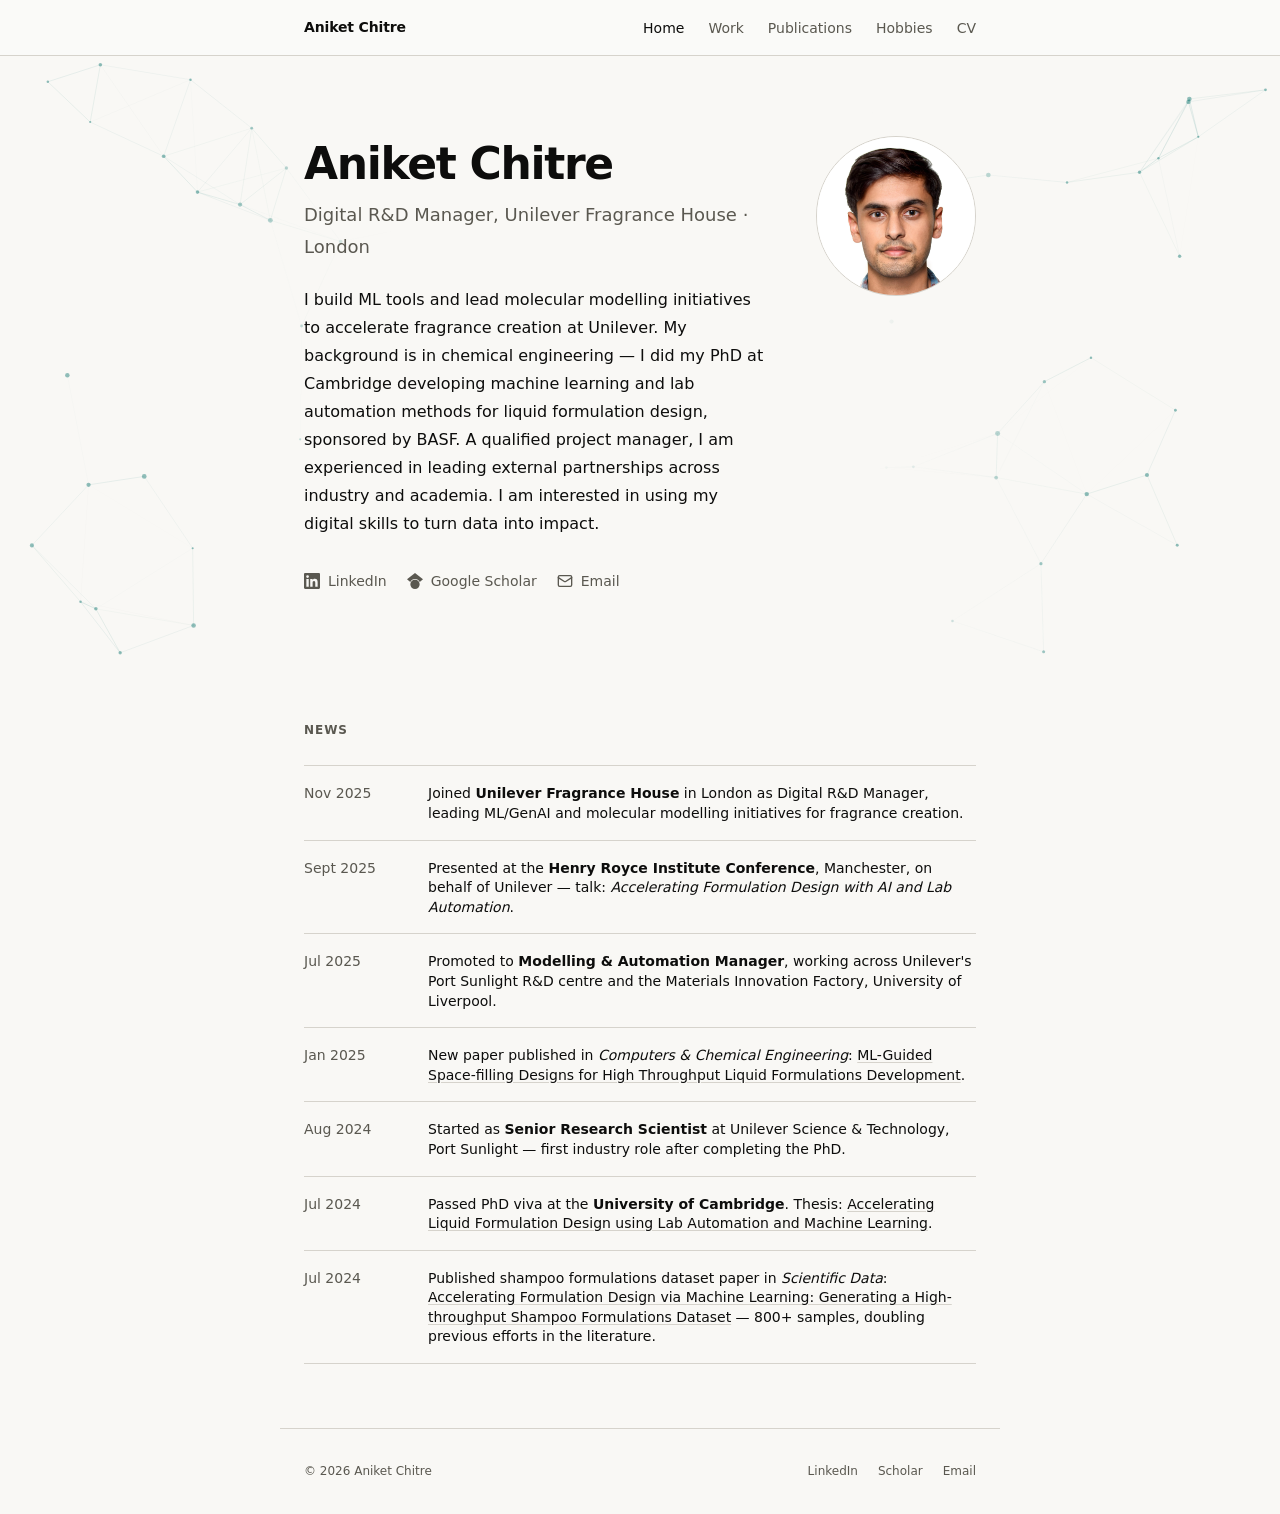
<file: index.html>
<!DOCTYPE html>
<html lang="en">
<head>
  <meta charset="UTF-8" />
  <meta name="viewport" content="width=device-width, initial-scale=1.0" />
  <meta name="description" content="Dr. Aniket Chitre — Digital R&D Manager at Unilever Fragrance House. ML for formulation design, lab automation, applied data science in FMCG R&D." />
  <title>Aniket Chitre</title>
  <link rel="stylesheet" href="style.css" />
</head>
<body>

  <!-- Navigation -->
  <nav class="nav">
    <div class="nav__inner">
      <a href="index.html" class="nav__logo">Aniket Chitre</a>
      <button class="nav__toggle" aria-label="Toggle navigation" aria-expanded="false">
        <span></span>
        <span></span>
        <span></span>
      </button>
      <ul class="nav__links" role="list">
        <li><a href="index.html"        class="nav__link nav__link--active">Home</a></li>
        <li><a href="work.html"         class="nav__link">Work</a></li>
        <li><a href="publications.html" class="nav__link">Publications</a></li>
        <li><a href="hobbies.html"      class="nav__link">Hobbies</a></li>
        <li><a href="cv.html"           class="nav__link">CV</a></li>
      </ul>
    </div>
  </nav>

  <main>

    <!-- Hero -->
    <section class="hero">
      <canvas id="particle-canvas" class="hero__canvas" aria-hidden="true"></canvas>
      <div class="container">
      <div class="hero__inner">

        <div class="hero__text">
          <h1 class="hero__name">Aniket Chitre</h1>
          <p class="hero__title">Digital R&amp;D Manager, Unilever Fragrance House · London</p>
          <p class="hero__bio">
            I build ML tools and lead molecular modelling initiatives to accelerate fragrance creation at Unilever.
            My background is in chemical engineering — I did my PhD at Cambridge developing machine learning
            and lab automation methods for liquid formulation design, sponsored by BASF.
            A qualified project manager, I am experienced in leading external partnerships across industry and academia.
            I am interested in using my digital skills to turn data into impact.
          </p>

          <nav class="social-links" aria-label="Social links">
            <a href="https://www.linkedin.com/in/aniket-chitre/" class="social-link" target="_blank" rel="noopener noreferrer">
              <svg viewBox="0 0 24 24" fill="currentColor" aria-hidden="true">
                <path d="M20.447 20.452h-3.554v-5.569c0-1.328-.027-3.037-1.852-3.037-1.853 0-2.136 1.445-2.136 2.939v5.667H9.351V9h3.414v1.561h.046c.477-.9 1.637-1.85 3.37-1.85 3.601 0 4.267 2.37 4.267 5.455v6.286zM5.337 7.433a2.062 2.062 0 0 1-2.063-2.065 2.064 2.064 0 1 1 2.063 2.065zm1.782 13.019H3.555V9h3.564v11.452zM22.225 0H1.771C.792 0 0 .774 0 1.729v20.542C0 23.227.792 24 1.771 24h20.451C23.2 24 24 23.227 24 22.271V1.729C24 .774 23.2 0 22.222 0h.003z"/>
              </svg>
              LinkedIn
            </a>
            <a href="https://scholar.google.com/citations?user=DelMN4oAAAAJ&hl=en" class="social-link" target="_blank" rel="noopener noreferrer">
              <svg viewBox="0 0 24 24" fill="currentColor" aria-hidden="true">
                <path d="M12 24a7 7 0 1 1 0-14 7 7 0 0 1 0 14zm0-24L0 9.5l4.838 3.94A8 8 0 0 1 12 9a8 8 0 0 1 7.162 4.44L24 9.5z"/>
              </svg>
              Google Scholar
            </a>
            <a href="mailto:ac2349@cantab.ac.uk" class="social-link">
              <svg viewBox="0 0 24 24" fill="none" stroke="currentColor" stroke-width="2" stroke-linecap="round" stroke-linejoin="round" aria-hidden="true">
                <rect x="2" y="4" width="20" height="16" rx="2"/>
                <path d="m22 7-8.97 5.7a1.94 1.94 0 0 1-2.06 0L2 7"/>
              </svg>
              Email
            </a>
          </nav>
        </div>

        <img
          src="images/AniketChitre-Headshot.jpeg"
          alt="Aniket Chitre"
          class="hero__photo"
          width="160"
          height="160"
        />

      </div>
      </div>
    </section>

    <!-- News -->
    <section class="page-section container">
      <p class="section-label">News</p>
      <ol class="news-list" role="list">
        <li class="news-item">
          <span class="news-date">Nov 2025</span>
          <span class="news-text">Joined <strong>Unilever Fragrance House</strong> in London as Digital R&amp;D Manager, leading ML/GenAI and molecular modelling initiatives for fragrance creation.</span>
        </li>
        <li class="news-item">
          <span class="news-date">Sept 2025</span>
          <span class="news-text">Presented at the <strong>Henry Royce Institute Conference</strong>, Manchester, on behalf of Unilever — talk: <em>Accelerating Formulation Design with AI and Lab Automation</em>.</span>
        </li>
        <li class="news-item">
          <span class="news-date">Jul 2025</span>
          <span class="news-text">Promoted to <strong>Modelling &amp; Automation Manager</strong>, working across Unilever's Port Sunlight R&amp;D centre and the Materials Innovation Factory, University of Liverpool.</span>
        </li>
        <li class="news-item">
          <span class="news-date">Jan 2025</span>
          <span class="news-text">New paper published in <em>Computers &amp; Chemical Engineering</em>: <a href="https://doi.org/10.1016/j.compchemeng.2025.109007" target="_blank" rel="noopener noreferrer">ML-Guided Space-filling Designs for High Throughput Liquid Formulations Development</a>.</span>
        </li>
        <li class="news-item">
          <span class="news-date">Aug 2024</span>
          <span class="news-text">Started as <strong>Senior Research Scientist</strong> at Unilever Science &amp; Technology, Port Sunlight — first industry role after completing the PhD.</span>
        </li>
        <li class="news-item">
          <span class="news-date">Jul 2024</span>
          <span class="news-text">Passed PhD viva at the <strong>University of Cambridge</strong>. Thesis: <a href="https://www.repository.cam.ac.uk/handle/1810/376242" target="_blank" rel="noopener noreferrer">Accelerating Liquid Formulation Design using Lab Automation and Machine Learning</a>.</span>
        </li>
        <li class="news-item">
          <span class="news-date">Jul 2024</span>
          <span class="news-text">Published shampoo formulations dataset paper in <em>Scientific Data</em>: <a href="https://www.nature.com/articles/s41597-024-03573-w" target="_blank" rel="noopener noreferrer">Accelerating Formulation Design via Machine Learning: Generating a High-throughput Shampoo Formulations Dataset</a> — 800+ samples, doubling previous efforts in the literature.</span>
        </li>
      </ol>
    </section>

  </main>

  <!-- Footer -->
  <footer class="footer container">
    <div class="footer__inner">
      <p class="footer__copy">&copy; 2026 Aniket Chitre</p>
      <nav class="footer__links" aria-label="Footer links">
        <a href="https://www.linkedin.com/in/aniket-chitre/" class="footer__link" target="_blank" rel="noopener noreferrer">LinkedIn</a>
        <a href="https://scholar.google.com/citations?user=DelMN4oAAAAJ&hl=en" class="footer__link" target="_blank" rel="noopener noreferrer">Scholar</a>
        <a href="mailto:ac2349@cantab.ac.uk" class="footer__link">Email</a>
      </nav>
    </div>
  </footer>

  <script src="particles.js"></script>
  <script>
    const toggle = document.querySelector('.nav__toggle');
    const links  = document.querySelector('.nav__links');
    toggle.addEventListener('click', () => {
      const open = links.classList.toggle('nav__links--open');
      toggle.setAttribute('aria-expanded', open);
    });
  </script>

</body>
</html>
</file>
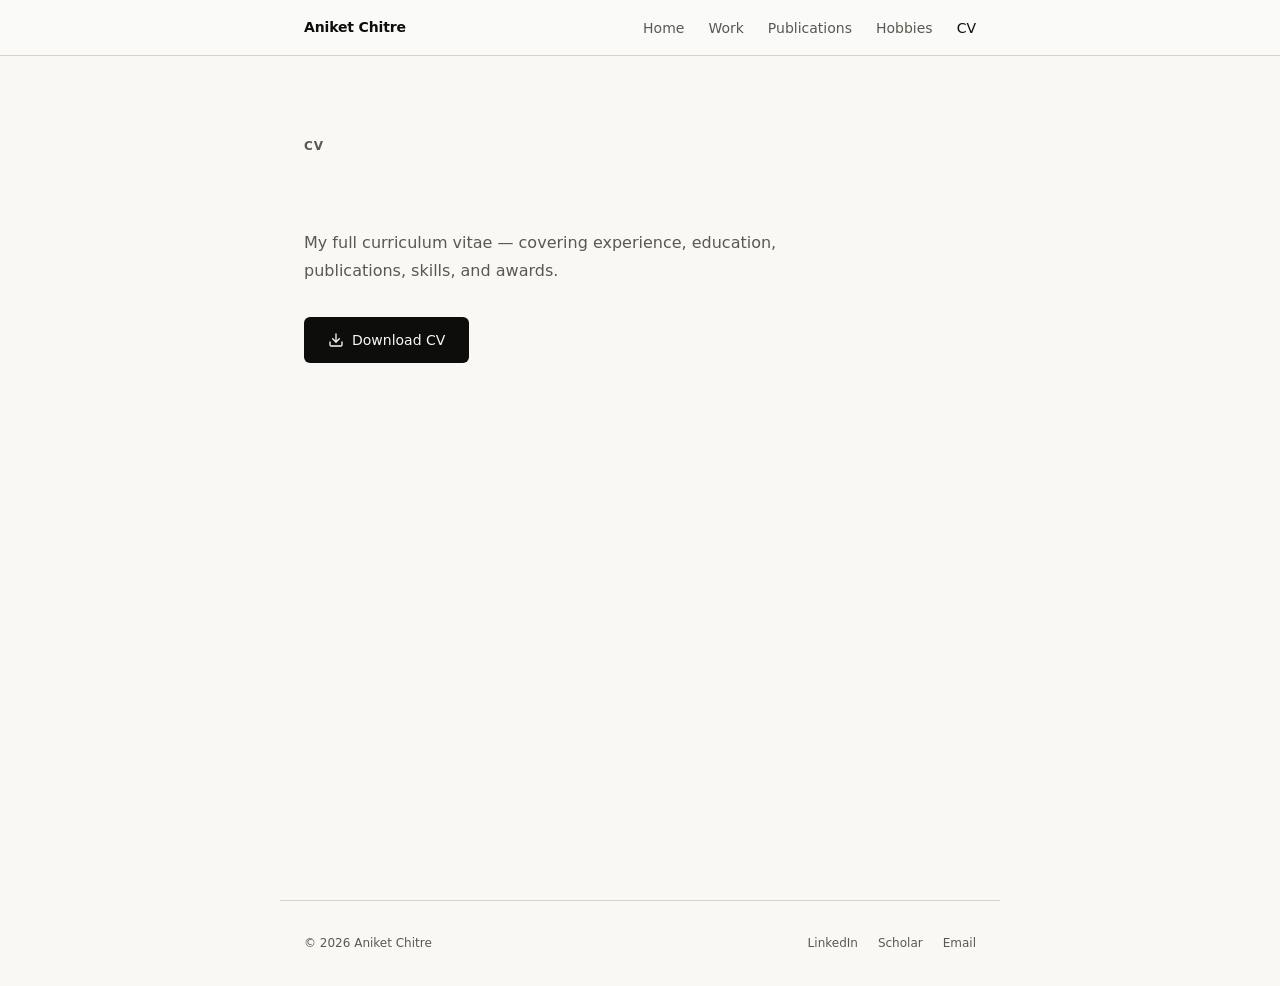
<file: cv.html>
<!DOCTYPE html>
<html lang="en">
<head>
  <meta charset="UTF-8" />
  <meta name="viewport" content="width=device-width, initial-scale=1.0" />
  <meta name="description" content="CV — Aniket Chitre." />
  <title>CV — Aniket Chitre</title>
  <link rel="stylesheet" href="style.css" />
</head>
<body>

  <!-- Navigation -->
  <nav class="nav">
    <div class="nav__inner">
      <a href="index.html" class="nav__logo">Aniket Chitre</a>
      <button class="nav__toggle" aria-label="Toggle navigation" aria-expanded="false">
        <span></span>
        <span></span>
        <span></span>
      </button>
      <ul class="nav__links" role="list">
        <li><a href="index.html"        class="nav__link">Home</a></li>
        <li><a href="work.html"         class="nav__link">Work</a></li>
        <li><a href="publications.html" class="nav__link">Publications</a></li>
        <li><a href="hobbies.html"      class="nav__link">Hobbies</a></li>
        <li><a href="cv.html"           class="nav__link nav__link--active">CV</a></li>
      </ul>
    </div>
  </nav>

  <main>
    <section class="container cv-page">
      <p class="section-label">CV</p>
      <p style="max-width: 480px; line-height: var(--leading-relaxed); color: var(--color-muted);">
        My full curriculum vitae — covering experience, education, publications, skills, and awards.
      </p>
      <a href="images/AniketChitre_CV.pdf" class="btn btn--primary" download>
        <svg viewBox="0 0 24 24" fill="none" stroke="currentColor" stroke-width="2" stroke-linecap="round" stroke-linejoin="round" aria-hidden="true">
          <path d="M21 15v4a2 2 0 0 1-2 2H5a2 2 0 0 1-2-2v-4"/>
          <polyline points="7 10 12 15 17 10"/>
          <line x1="12" y1="15" x2="12" y2="3"/>
        </svg>
        Download CV
      </a>
    </section>
  </main>

  <!-- Footer -->
  <footer class="footer container">
    <div class="footer__inner">
      <p class="footer__copy">&copy; 2026 Aniket Chitre</p>
      <nav class="footer__links" aria-label="Footer links">
        <a href="https://www.linkedin.com/in/aniket-chitre/" class="footer__link" target="_blank" rel="noopener noreferrer">LinkedIn</a>
        <a href="https://scholar.google.com/citations?user=DelMN4oAAAAJ&hl=en" class="footer__link" target="_blank" rel="noopener noreferrer">Scholar</a>
        <a href="mailto:ac2349@cantab.ac.uk" class="footer__link">Email</a>
      </nav>
    </div>
  </footer>

  <script>
    const toggle = document.querySelector('.nav__toggle');
    const links  = document.querySelector('.nav__links');
    toggle.addEventListener('click', () => {
      const open = links.classList.toggle('nav__links--open');
      toggle.setAttribute('aria-expanded', open);
    });
  </script>

</body>
</html>
</file>
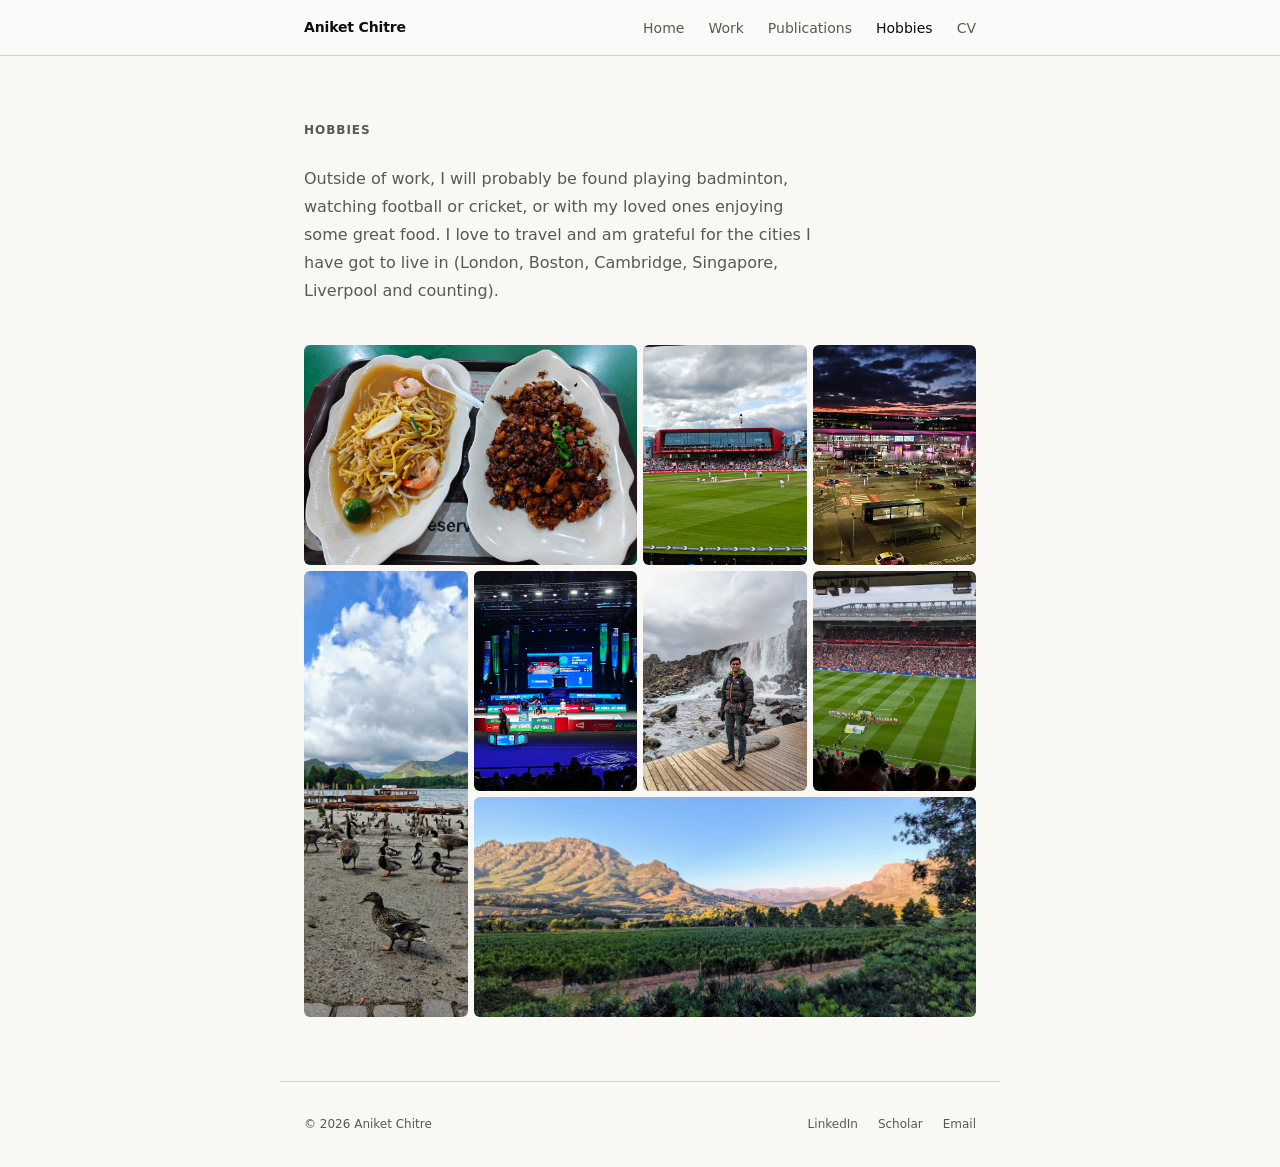
<file: hobbies.html>
<!DOCTYPE html>
<html lang="en">
<head>
  <meta charset="UTF-8" />
  <meta name="viewport" content="width=device-width, initial-scale=1.0" />
  <meta name="description" content="Hobbies — Aniket Chitre." />
  <title>Hobbies — Aniket Chitre</title>
  <link rel="stylesheet" href="style.css" />
</head>
<body>

  <!-- Navigation -->
  <nav class="nav">
    <div class="nav__inner">
      <a href="index.html" class="nav__logo">Aniket Chitre</a>
      <button class="nav__toggle" aria-label="Toggle navigation" aria-expanded="false">
        <span></span>
        <span></span>
        <span></span>
      </button>
      <ul class="nav__links" role="list">
        <li><a href="index.html"        class="nav__link">Home</a></li>
        <li><a href="work.html"         class="nav__link">Work</a></li>
        <li><a href="publications.html" class="nav__link">Publications</a></li>
        <li><a href="hobbies.html"      class="nav__link nav__link--active">Hobbies</a></li>
        <li><a href="cv.html"           class="nav__link">CV</a></li>
      </ul>
    </div>
  </nav>

  <main>
    <section class="page-section container">
      <p class="section-label">Hobbies</p>
      <p style="max-width: 520px; line-height: var(--leading-relaxed); color: var(--color-muted); margin-bottom: var(--space-10);">
        Outside of work, I will probably be found playing badminton, watching football or cricket,
        or with my loved ones enjoying some great food. I love to travel and am grateful for the
        cities I have got to live in (London, Boston, Cambridge, Singapore, Liverpool and counting).
      </p>

      <div class="collage" role="list" aria-label="Photo collage">
        <div class="collage__item">
          <img src="images/hobbies/IMG20250712135659.jpg"          alt="" loading="lazy" />
        </div>
        <div class="collage__item">
          <img src="images/hobbies/IMG20250726165251.jpg"          alt="" loading="lazy" />
        </div>
        <div class="collage__item">
          <img src="images/hobbies/IMG20251224164831.jpg"          alt="" loading="lazy" />
        </div>
        <div class="collage__item">
          <img src="images/hobbies/IMG20250525110640~2.jpg"        alt="" loading="lazy" />
        </div>
        <div class="collage__item">
          <img src="images/hobbies/IMG20260307120555.jpg"          alt="" loading="lazy" />
        </div>
        <div class="collage__item">
          <img src="images/hobbies/IMG_20240514_213215_502.jpg"    alt="" loading="lazy" />
        </div>
        <div class="collage__item">
          <img src="images/hobbies/PXL_20240825_152653994.jpg"     alt="" loading="lazy" />
        </div>
        <div class="collage__item">
          <img src="images/hobbies/PXL_20250306_164342723.MP~2.jpg" alt="" loading="lazy" />
        </div>
      </div>
    </section>
  </main>

  <!-- Footer -->
  <footer class="footer container">
    <div class="footer__inner">
      <p class="footer__copy">&copy; 2026 Aniket Chitre</p>
      <nav class="footer__links" aria-label="Footer links">
        <a href="https://www.linkedin.com/in/aniket-chitre/" class="footer__link" target="_blank" rel="noopener noreferrer">LinkedIn</a>
        <a href="https://scholar.google.com/citations?user=DelMN4oAAAAJ&hl=en" class="footer__link" target="_blank" rel="noopener noreferrer">Scholar</a>
        <a href="mailto:ac2349@cantab.ac.uk" class="footer__link">Email</a>
      </nav>
    </div>
  </footer>

  <script>
    const toggle = document.querySelector('.nav__toggle');
    const links  = document.querySelector('.nav__links');
    toggle.addEventListener('click', () => {
      const open = links.classList.toggle('nav__links--open');
      toggle.setAttribute('aria-expanded', open);
    });
  </script>

</body>
</html>
</file>
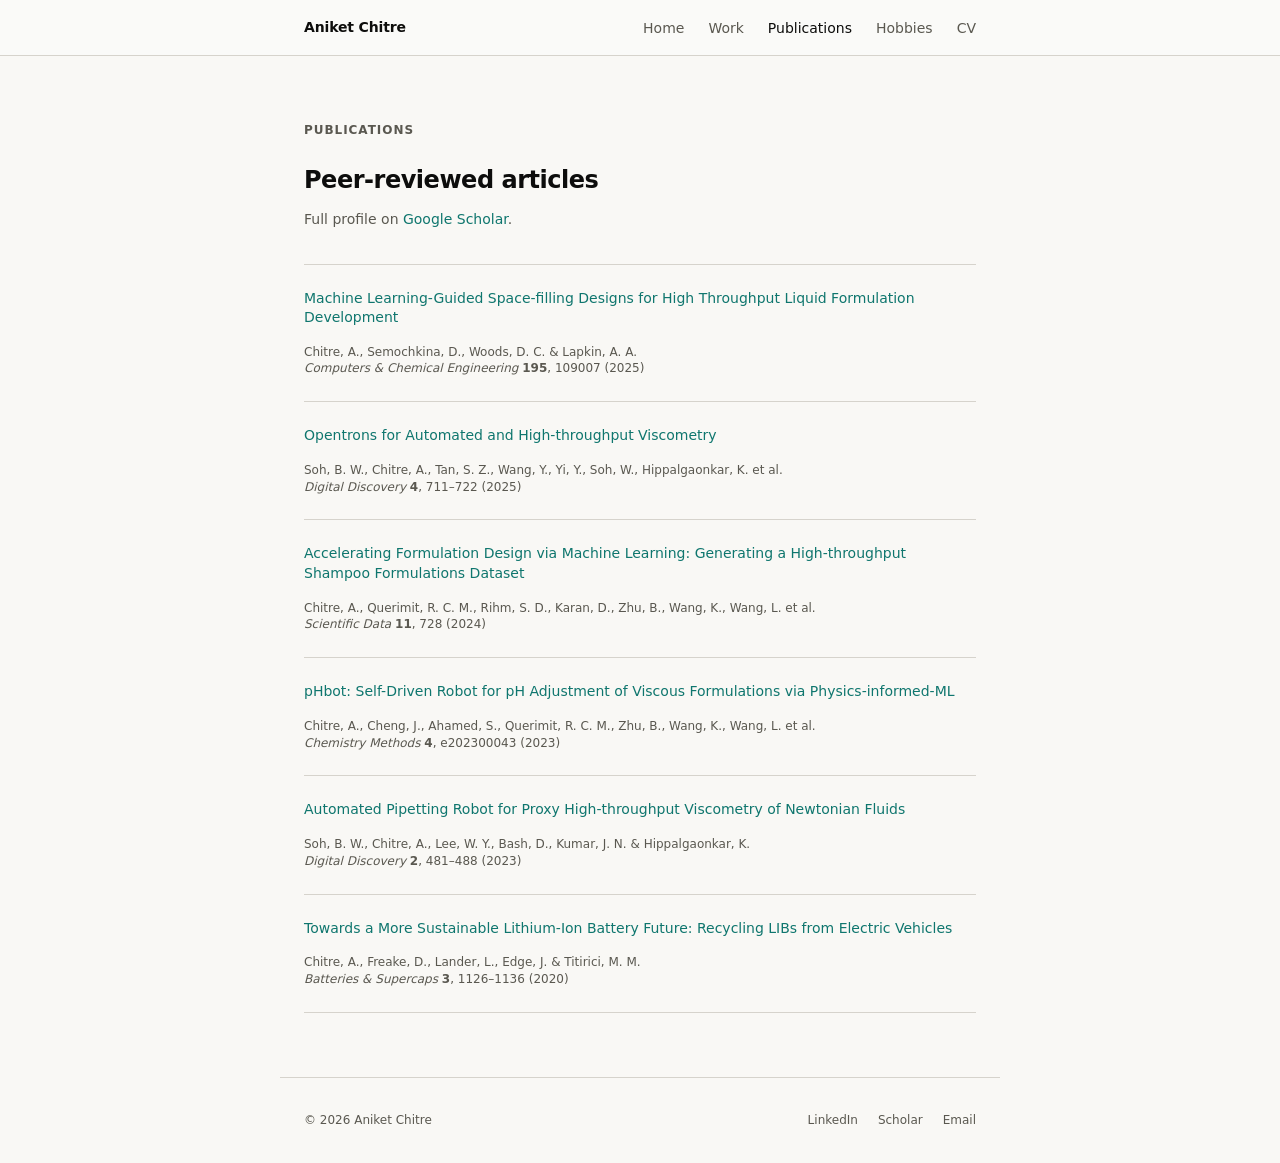
<file: publications.html>
<!DOCTYPE html>
<html lang="en">
<head>
  <meta charset="UTF-8" />
  <meta name="viewport" content="width=device-width, initial-scale=1.0" />
  <meta name="description" content="Publications — Aniket Chitre. Peer-reviewed articles on ML for formulation design, lab automation, and materials science." />
  <title>Publications — Aniket Chitre</title>
  <link rel="stylesheet" href="style.css" />
</head>
<body>

  <!-- Navigation -->
  <nav class="nav">
    <div class="nav__inner">
      <a href="index.html" class="nav__logo">Aniket Chitre</a>
      <button class="nav__toggle" aria-label="Toggle navigation" aria-expanded="false">
        <span></span>
        <span></span>
        <span></span>
      </button>
      <ul class="nav__links" role="list">
        <li><a href="index.html"        class="nav__link">Home</a></li>
        <li><a href="work.html"         class="nav__link">Work</a></li>
        <li><a href="publications.html" class="nav__link nav__link--active">Publications</a></li>
        <li><a href="hobbies.html"      class="nav__link">Hobbies</a></li>
        <li><a href="cv.html"           class="nav__link">CV</a></li>
      </ul>
    </div>
  </nav>

  <main>
    <section class="page-section container">

      <p class="section-label">Publications</p>
      <h2 style="font-size: var(--text-2xl); margin-bottom: var(--space-3);">Peer-reviewed articles</h2>
      <p class="text-muted text-sm" style="margin-bottom: var(--space-8);">
        Full profile on
        <a href="https://scholar.google.com/citations?user=DelMN4oAAAAJ&hl=en" target="_blank" rel="noopener noreferrer">Google Scholar</a>.
      </p>

      <ol class="pub-list" role="list">

        <li class="pub-item">
          <p class="pub-title">
            <a href="https://doi.org/10.1016/j.compchemeng.2025.109007" target="_blank" rel="noopener noreferrer">
              Machine Learning-Guided Space-filling Designs for High Throughput Liquid Formulation Development
            </a>
          </p>
          <p class="pub-meta">
            Chitre, A., Semochkina, D., Woods, D. C. &amp; Lapkin, A. A.<br>
            <em>Computers &amp; Chemical Engineering</em> <strong>195</strong>, 109007 (2025)
          </p>
        </li>

        <li class="pub-item">
          <p class="pub-title">
            <a href="https://doi.org/10.1039/D4DD00368C" target="_blank" rel="noopener noreferrer">
              Opentrons for Automated and High-throughput Viscometry
            </a>
          </p>
          <p class="pub-meta">
            Soh, B. W., Chitre, A., Tan, S. Z., Wang, Y., Yi, Y., Soh, W., Hippalgaonkar, K. et al.<br>
            <em>Digital Discovery</em> <strong>4</strong>, 711–722 (2025)
          </p>
        </li>

        <li class="pub-item">
          <p class="pub-title">
            <a href="https://www.nature.com/articles/s41597-024-03573-w" target="_blank" rel="noopener noreferrer">
              Accelerating Formulation Design via Machine Learning: Generating a High-throughput Shampoo Formulations Dataset
            </a>
          </p>
          <p class="pub-meta">
            Chitre, A., Querimit, R. C. M., Rihm, S. D., Karan, D., Zhu, B., Wang, K., Wang, L. et al.<br>
            <em>Scientific Data</em> <strong>11</strong>, 728 (2024)
          </p>
        </li>

        <li class="pub-item">
          <p class="pub-title">
            <a href="https://doi.org/10.1002/cmtd.202300043" target="_blank" rel="noopener noreferrer">
              pHbot: Self-Driven Robot for pH Adjustment of Viscous Formulations via Physics-informed-ML
            </a>
          </p>
          <p class="pub-meta">
            Chitre, A., Cheng, J., Ahamed, S., Querimit, R. C. M., Zhu, B., Wang, K., Wang, L. et al.<br>
            <em>Chemistry Methods</em> <strong>4</strong>, e202300043 (2023)
          </p>
        </li>

        <li class="pub-item">
          <p class="pub-title">
            <a href="https://doi.org/10.1039/D2DD00126H" target="_blank" rel="noopener noreferrer">
              Automated Pipetting Robot for Proxy High-throughput Viscometry of Newtonian Fluids
            </a>
          </p>
          <p class="pub-meta">
            Soh, B. W., Chitre, A., Lee, W. Y., Bash, D., Kumar, J. N. &amp; Hippalgaonkar, K.<br>
            <em>Digital Discovery</em> <strong>2</strong>, 481–488 (2023)
          </p>
        </li>

        <li class="pub-item">
          <p class="pub-title">
            <a href="https://doi.org/10.1002/batt.202000231" target="_blank" rel="noopener noreferrer">
              Towards a More Sustainable Lithium-Ion Battery Future: Recycling LIBs from Electric Vehicles
            </a>
          </p>
          <p class="pub-meta">
            Chitre, A., Freake, D., Lander, L., Edge, J. &amp; Titirici, M. M.<br>
            <em>Batteries &amp; Supercaps</em> <strong>3</strong>, 1126–1136 (2020)
          </p>
        </li>

      </ol>
    </section>
  </main>

  <!-- Footer -->
  <footer class="footer container">
    <div class="footer__inner">
      <p class="footer__copy">&copy; 2026 Aniket Chitre</p>
      <nav class="footer__links" aria-label="Footer links">
        <a href="https://www.linkedin.com/in/aniket-chitre/" class="footer__link" target="_blank" rel="noopener noreferrer">LinkedIn</a>
        <a href="https://scholar.google.com/citations?user=DelMN4oAAAAJ&hl=en" class="footer__link" target="_blank" rel="noopener noreferrer">Scholar</a>
        <a href="mailto:ac2349@cantab.ac.uk" class="footer__link">Email</a>
      </nav>
    </div>
  </footer>

  <script>
    const toggle = document.querySelector('.nav__toggle');
    const links  = document.querySelector('.nav__links');
    toggle.addEventListener('click', () => {
      const open = links.classList.toggle('nav__links--open');
      toggle.setAttribute('aria-expanded', open);
    });
  </script>

</body>
</html>
</file>
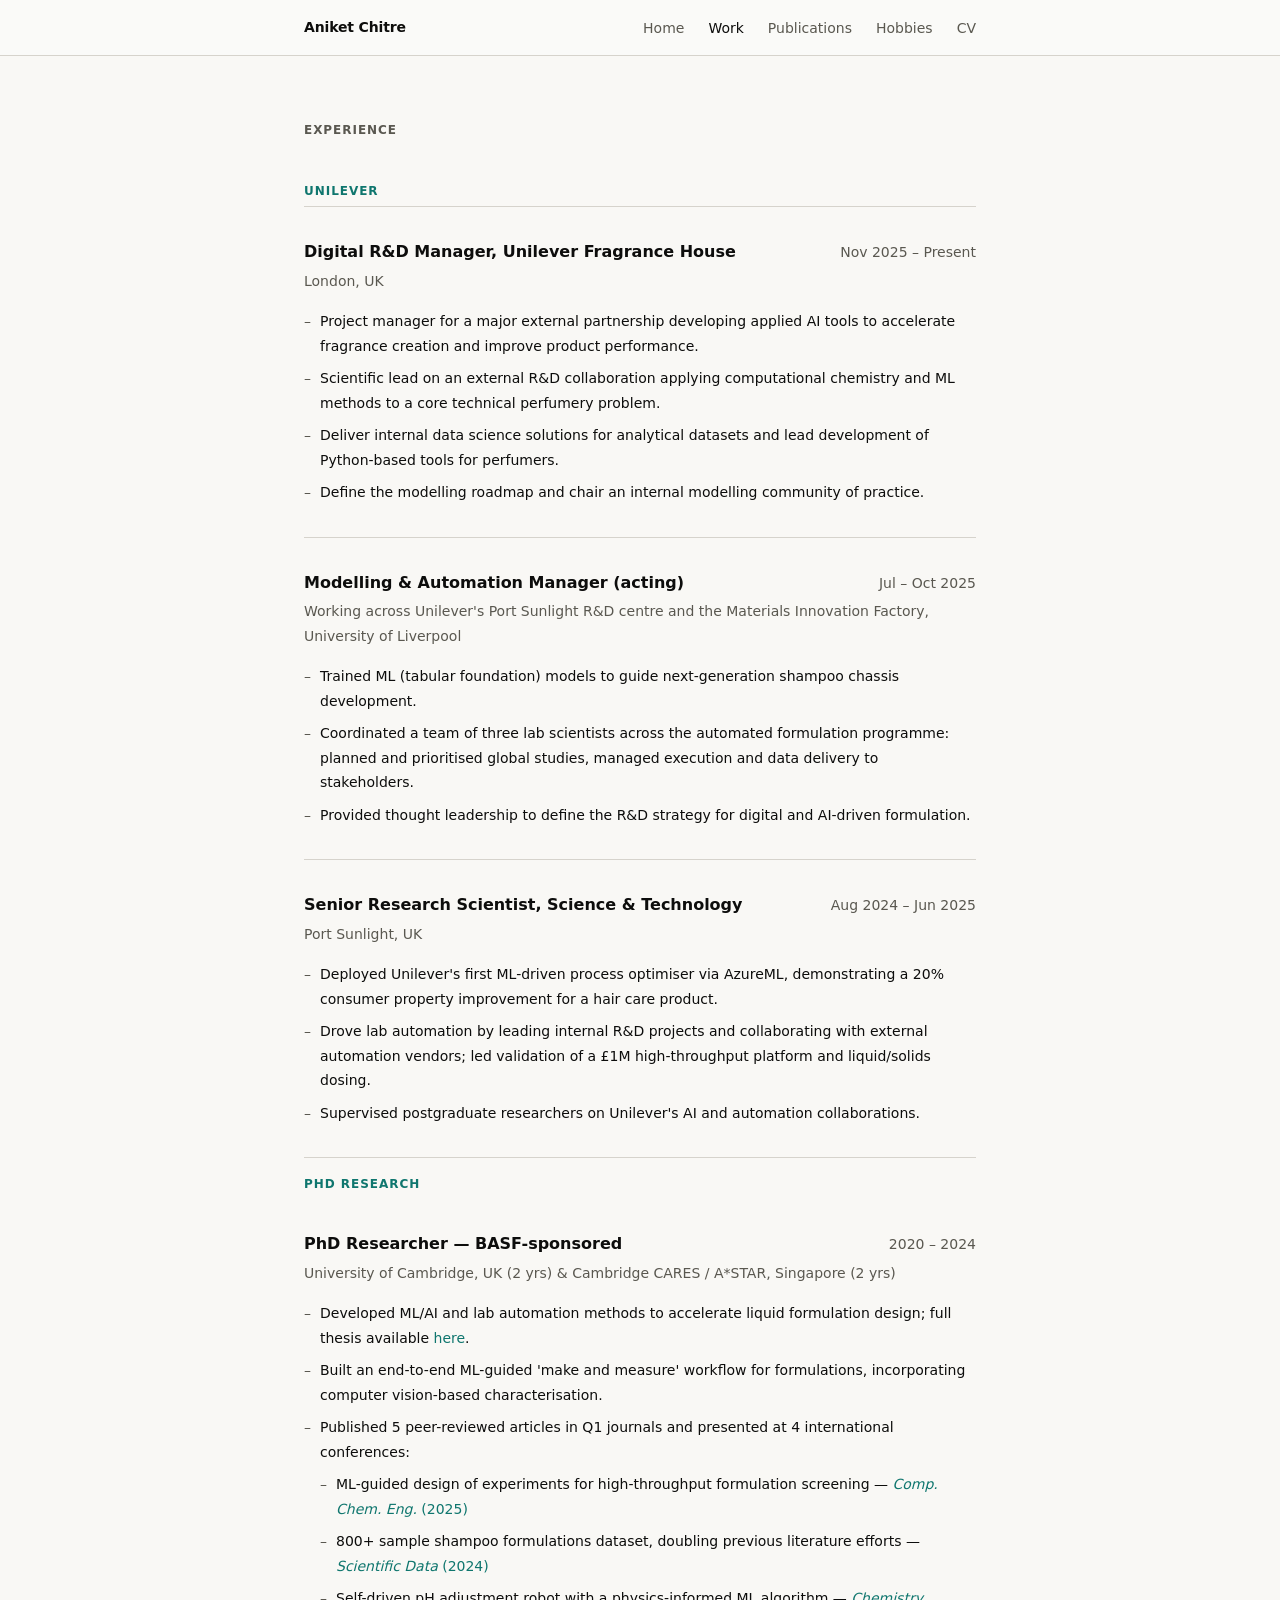
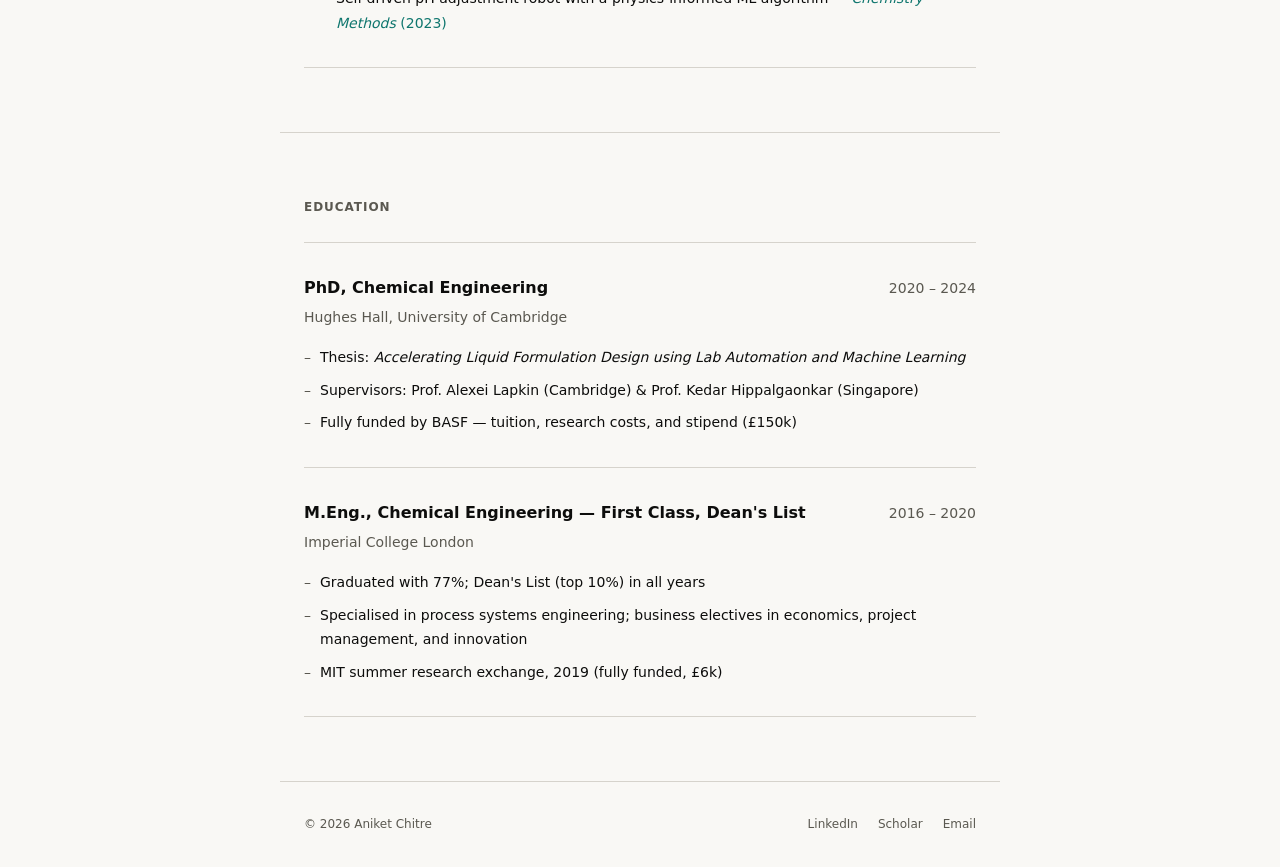
<file: work.html>
<!DOCTYPE html>
<html lang="en">
<head>
  <meta charset="UTF-8" />
  <meta name="viewport" content="width=device-width, initial-scale=1.0" />
  <meta name="description" content="Work & Research — Aniket Chitre. ML, lab automation, and data science in consumer goods R&D." />
  <title>Work — Aniket Chitre</title>
  <link rel="stylesheet" href="style.css" />
</head>
<body>

  <!-- Navigation -->
  <nav class="nav">
    <div class="nav__inner">
      <a href="index.html" class="nav__logo">Aniket Chitre</a>
      <button class="nav__toggle" aria-label="Toggle navigation" aria-expanded="false">
        <span></span>
        <span></span>
        <span></span>
      </button>
      <ul class="nav__links" role="list">
        <li><a href="index.html"        class="nav__link">Home</a></li>
        <li><a href="work.html"         class="nav__link nav__link--active">Work</a></li>
        <li><a href="publications.html" class="nav__link">Publications</a></li>
        <li><a href="hobbies.html"      class="nav__link">Hobbies</a></li>
        <li><a href="cv.html"           class="nav__link">CV</a></li>
      </ul>
    </div>
  </nav>

  <main>

    <!-- Experience -->
    <section class="page-section container">
      <p class="section-label">Experience</p>

      <!-- Unilever -->
      <p class="employer-name">Unilever</p>

      <div class="role">
        <div class="role__header">
          <span class="role__title">Digital R&amp;D Manager, Unilever Fragrance House</span>
          <span class="role__dates">Nov 2025 – Present</span>
        </div>
        <p class="role__org">London, UK</p>
        <ul class="role__bullets" role="list">
          <li>Project manager for a major external partnership developing applied AI tools to accelerate fragrance creation and improve product performance.</li>
          <li>Scientific lead on an external R&D collaboration applying computational chemistry and ML methods to a core technical perfumery problem.</li>
          <li>Deliver internal data science solutions for analytical datasets and lead development of Python-based tools for perfumers.</li>
          <li>Define the modelling roadmap and chair an internal modelling community of practice.</li>
        </ul>
      </div>

      <div class="role">
        <div class="role__header">
          <span class="role__title">Modelling &amp; Automation Manager (acting)</span>
          <span class="role__dates">Jul – Oct 2025</span>
        </div>
        <p class="role__org">Working across Unilever's Port Sunlight R&amp;D centre and the Materials Innovation Factory, University of Liverpool</p>
        <ul class="role__bullets" role="list">
          <li>Trained ML (tabular foundation) models to guide next-generation shampoo chassis development.</li>
          <li>Coordinated a team of three lab scientists across the automated formulation programme: planned and prioritised global studies, managed execution and data delivery to stakeholders.</li>
          <li>Provided thought leadership to define the R&amp;D strategy for digital and AI-driven formulation.</li>
        </ul>
      </div>

      <div class="role">
        <div class="role__header">
          <span class="role__title">Senior Research Scientist, Science &amp; Technology</span>
          <span class="role__dates">Aug 2024 – Jun 2025</span>
        </div>
        <p class="role__org">Port Sunlight, UK</p>
        <ul class="role__bullets" role="list">
          <li>Deployed Unilever's first ML-driven process optimiser via AzureML, demonstrating a 20% consumer property improvement for a hair care product.</li>
          <li>Drove lab automation by leading internal R&amp;D projects and collaborating with external automation vendors; led validation of a £1M high-throughput platform and liquid/solids dosing.</li>
          <li>Supervised postgraduate researchers on Unilever's AI and automation collaborations.</li>
        </ul>
      </div>

      <!-- PhD -->
      <p class="employer-name" style="margin-top: var(--space-4);">PhD Research</p>

      <div class="role">
        <div class="role__header">
          <span class="role__title">PhD Researcher — BASF-sponsored</span>
          <span class="role__dates">2020 – 2024</span>
        </div>
        <p class="role__org">University of Cambridge, UK (2 yrs) &amp; Cambridge CARES / A*STAR, Singapore (2 yrs)</p>
        <ul class="role__bullets" role="list">
          <li>Developed ML/AI and lab automation methods to accelerate liquid formulation design; full thesis available <a href="https://www.repository.cam.ac.uk/handle/1810/376242" target="_blank" rel="noopener noreferrer">here</a>.</li>
          <li>Built an end-to-end ML-guided 'make and measure' workflow for formulations, incorporating computer vision-based characterisation.</li>
          <li>Published 5 peer-reviewed articles in Q1 journals and presented at 4 international conferences:
            <ul class="role__bullets" style="margin-top: var(--space-2);">
              <li>ML-guided design of experiments for high-throughput formulation screening — <a href="https://doi.org/10.1016/j.compchemeng.2025.109007" target="_blank" rel="noopener noreferrer"><em>Comp. Chem. Eng.</em> (2025)</a></li>
              <li>800+ sample shampoo formulations dataset, doubling previous literature efforts — <a href="https://www.nature.com/articles/s41597-024-03573-w" target="_blank" rel="noopener noreferrer"><em>Scientific Data</em> (2024)</a></li>
              <li>Self-driven pH adjustment robot with a physics-informed ML algorithm — <a href="https://doi.org/10.1002/cmtd.202300043" target="_blank" rel="noopener noreferrer"><em>Chemistry Methods</em> (2023)</a></li>
            </ul>
          </li>
        </ul>
      </div>

    </section>

    <!-- Education -->
    <section class="page-section container">
      <p class="section-label">Education</p>

      <div class="role">
        <div class="role__header">
          <span class="role__title">PhD, Chemical Engineering</span>
          <span class="role__dates">2020 – 2024</span>
        </div>
        <p class="role__org">Hughes Hall, University of Cambridge</p>
        <ul class="role__bullets" role="list">
          <li>Thesis: <em>Accelerating Liquid Formulation Design using Lab Automation and Machine Learning</em></li>
          <li>Supervisors: Prof. Alexei Lapkin (Cambridge) &amp; Prof. Kedar Hippalgaonkar (Singapore)</li>
          <li>Fully funded by BASF — tuition, research costs, and stipend (£150k)</li>
        </ul>
      </div>

      <div class="role">
        <div class="role__header">
          <span class="role__title">M.Eng., Chemical Engineering — First Class, Dean's List</span>
          <span class="role__dates">2016 – 2020</span>
        </div>
        <p class="role__org">Imperial College London</p>
        <ul class="role__bullets" role="list">
          <li>Graduated with 77%; Dean's List (top 10%) in all years</li>
          <li>Specialised in process systems engineering; business electives in economics, project management, and innovation</li>
          <li>MIT summer research exchange, 2019 (fully funded, £6k)</li>
        </ul>
      </div>

    </section>

  </main>

  <!-- Footer -->
  <footer class="footer container">
    <div class="footer__inner">
      <p class="footer__copy">&copy; 2026 Aniket Chitre</p>
      <nav class="footer__links" aria-label="Footer links">
        <a href="https://www.linkedin.com/in/aniket-chitre/" class="footer__link" target="_blank" rel="noopener noreferrer">LinkedIn</a>
        <a href="https://scholar.google.com/citations?user=DelMN4oAAAAJ&hl=en" class="footer__link" target="_blank" rel="noopener noreferrer">Scholar</a>
        <a href="mailto:ac2349@cantab.ac.uk" class="footer__link">Email</a>
      </nav>
    </div>
  </footer>

  <script>
    const toggle = document.querySelector('.nav__toggle');
    const links  = document.querySelector('.nav__links');
    toggle.addEventListener('click', () => {
      const open = links.classList.toggle('nav__links--open');
      toggle.setAttribute('aria-expanded', open);
    });
  </script>

</body>
</html>
</file>
<file: style.css>
/* ============================================================
   Design system — all colours, type, spacing defined here.
   No inline styles anywhere in the project.
   ============================================================ */

/* --- Custom properties ------------------------------------ */
:root {
  /* Colours */
  --color-bg:         #f9f8f5;
  --color-surface:    #ffffff;
  --color-border:     #d6d3cc;
  --color-text:       #0d0d0c;
  --color-muted:      #5a5850;
  --color-accent:     #0f766e;   /* deep teal */
  --color-accent-hover: #0a5c55;

  /* Typography */
  --font-sans: 'Inter', system-ui, -apple-system, sans-serif;
  --font-serif: 'Georgia', 'Times New Roman', serif;

  --text-xs:   0.75rem;    /* 12px */
  --text-sm:   0.875rem;   /* 14px */
  --text-base: 1rem;       /* 16px */
  --text-lg:   1.125rem;   /* 18px */
  --text-xl:   1.25rem;    /* 20px */
  --text-2xl:  1.5rem;     /* 24px */
  --text-3xl:  1.875rem;   /* 30px */
  --text-4xl:  2.25rem;    /* 36px */

  --leading-tight:  1.25;
  --leading-snug:   1.4;
  --leading-normal: 1.6;
  --leading-relaxed: 1.75;

  --weight-normal: 400;
  --weight-medium: 500;
  --weight-semibold: 600;
  --weight-bold: 700;

  /* Spacing */
  --space-1:  0.25rem;
  --space-2:  0.5rem;
  --space-3:  0.75rem;
  --space-4:  1rem;
  --space-5:  1.25rem;
  --space-6:  1.5rem;
  --space-8:  2rem;
  --space-10: 2.5rem;
  --space-12: 3rem;
  --space-16: 4rem;
  --space-20: 5rem;
  --space-24: 6rem;

  /* Layout */
  --max-width: 720px;
  --nav-height: 56px;

  /* Transitions */
  --transition: 150ms ease;
}

/* --- Reset ------------------------------------------------ */
*, *::before, *::after {
  box-sizing: border-box;
  margin: 0;
  padding: 0;
}

html {
  font-size: 16px;
  scroll-behavior: smooth;
  -webkit-text-size-adjust: 100%;
}

body {
  font-family: var(--font-sans);
  font-size: var(--text-base);
  font-weight: var(--weight-normal);
  line-height: var(--leading-normal);
  color: var(--color-text);
  background-color: var(--color-bg);
  -webkit-font-smoothing: antialiased;
  -moz-osx-font-smoothing: grayscale;
}

img {
  display: block;
  max-width: 100%;
}

a {
  color: var(--color-accent);
  text-decoration: none;
  transition: color var(--transition);
}

a:hover {
  color: var(--color-accent-hover);
}

ul, ol {
  list-style: none;
}

/* --- Typography ------------------------------------------- */
h1, h2, h3, h4 {
  line-height: var(--leading-tight);
  font-weight: var(--weight-bold);
  letter-spacing: -0.02em;
}

h1 { font-size: var(--text-4xl); }
h2 { font-size: var(--text-2xl); }
h3 { font-size: var(--text-xl);  font-weight: var(--weight-semibold); }
h4 { font-size: var(--text-lg);  font-weight: var(--weight-semibold); }

p {
  line-height: var(--leading-relaxed);
  color: var(--color-text);
}

p + p {
  margin-top: var(--space-4);
}

/* --- Layout ----------------------------------------------- */
.container {
  width: 100%;
  max-width: var(--max-width);
  margin-inline: auto;
  padding-inline: var(--space-6);
}

/* --- Navigation ------------------------------------------- */
.nav {
  position: sticky;
  top: 0;
  z-index: 100;
  height: var(--nav-height);
  background-color: rgba(250, 250, 248, 0.92);
  backdrop-filter: blur(8px);
  -webkit-backdrop-filter: blur(8px);
  border-bottom: 1px solid var(--color-border);
}

.nav__inner {
  display: flex;
  align-items: center;
  justify-content: space-between;
  height: 100%;
  max-width: var(--max-width);
  margin-inline: auto;
  padding-inline: var(--space-6);
}

.nav__logo {
  font-size: var(--text-sm);
  font-weight: var(--weight-semibold);
  color: var(--color-text);
  letter-spacing: -0.01em;
  text-decoration: none;
}

.nav__logo:hover {
  color: var(--color-text);
}

.nav__links {
  display: flex;
  align-items: center;
  gap: var(--space-6);
}

.nav__link {
  font-size: var(--text-sm);
  font-weight: var(--weight-medium);
  color: var(--color-muted);
  text-decoration: none;
  transition: color var(--transition);
}

.nav__link:hover,
.nav__link--active {
  color: var(--color-text);
}

/* Mobile nav toggle */
.nav__toggle {
  display: none;
  flex-direction: column;
  gap: 5px;
  cursor: pointer;
  padding: var(--space-2);
  background: none;
  border: none;
}

.nav__toggle span {
  display: block;
  width: 22px;
  height: 2px;
  background-color: var(--color-text);
  transition: var(--transition);
}

/* --- Main content ----------------------------------------- */
main {
  min-height: calc(100vh - var(--nav-height));
}

.page-section {
  padding-block: var(--space-16);
}

.page-section + .page-section {
  border-top: 1px solid var(--color-border);
}

.section-label {
  font-size: var(--text-xs);
  font-weight: var(--weight-semibold);
  letter-spacing: 0.08em;
  text-transform: uppercase;
  color: var(--color-muted);
  margin-bottom: var(--space-6);
}

/* --- Nav: dark hero variant ------------------------------- */
.has-dark-hero .nav {
  background-color: rgba(15, 15, 14, 0.88);
  border-bottom-color: rgba(255, 255, 255, 0.07);
}

.has-dark-hero .nav__logo {
  color: rgba(255, 255, 255, 0.9);
}

.has-dark-hero .nav__logo:hover {
  color: #ffffff;
}

.has-dark-hero .nav__link {
  color: rgba(255, 255, 255, 0.5);
}

.has-dark-hero .nav__link:hover,
.has-dark-hero .nav__link--active {
  color: #ffffff;
}

.has-dark-hero .nav__toggle span {
  background-color: #ffffff;
}

/* --- Hero (homepage) -------------------------------------- */
.hero {
  position: relative;
  overflow: hidden;
  padding-top: var(--space-20);
  padding-bottom: var(--space-16);
}

.hero__canvas {
  position: absolute;
  inset: 0;
  width: 100%;
  height: 100%;
  pointer-events: none;
  -webkit-mask-image: linear-gradient(
    to right,
    black 0%,
    black 16%,
    transparent 32%,
    transparent 68%,
    black 84%,
    black 100%
  );
  mask-image: linear-gradient(
    to right,
    black 0%,
    black 16%,
    transparent 32%,
    transparent 68%,
    black 84%,
    black 100%
  );
}

.hero__inner {
  position: relative;
  z-index: 1;
}

.hero--dark {
  background: linear-gradient(160deg, #141412 0%, #0f0f0e 60%);
  padding-top: var(--space-24);
  padding-bottom: var(--space-20);
}

.hero__inner {
  display: flex;
  align-items: flex-start;
  justify-content: space-between;
  gap: var(--space-12);
}

.hero__text {
  flex: 1;
}

.hero__name {
  font-size: clamp(2rem, 5vw, 2.75rem);
  font-weight: var(--weight-bold);
  letter-spacing: -0.03em;
  line-height: var(--leading-tight);
  margin-bottom: var(--space-2);
}

.hero--dark .hero__name {
  color: #ffffff;
}

.hero__title {
  font-size: var(--text-lg);
  color: var(--color-muted);
  font-weight: var(--weight-normal);
  margin-bottom: var(--space-6);
}

.hero--dark .hero__title {
  color: rgba(255, 255, 255, 0.45);
}

.hero__bio {
  font-size: var(--text-base);
  line-height: var(--leading-relaxed);
  color: var(--color-text);
  max-width: 480px;
  margin-bottom: var(--space-8);
}

.hero--dark .hero__bio {
  color: rgba(255, 255, 255, 0.7);
}

.hero__photo {
  flex-shrink: 0;
  width: 160px;
  height: 160px;
  border-radius: 50%;
  object-fit: cover;
  object-position: center top;
  border: 1px solid var(--color-border);
}

.hero--dark .hero__photo {
  border-color: rgba(255, 255, 255, 0.12);
  box-shadow: 0 0 0 4px rgba(255, 255, 255, 0.04);
}

/* --- Social links ----------------------------------------- */
.social-links {
  display: flex;
  align-items: center;
  gap: var(--space-5);
  flex-wrap: wrap;
}

.social-link {
  display: flex;
  align-items: center;
  gap: var(--space-2);
  font-size: var(--text-sm);
  font-weight: var(--weight-medium);
  color: var(--color-muted);
  text-decoration: none;
  transition: color var(--transition);
}

.social-link:hover {
  color: var(--color-text);
}

.hero--dark .social-link {
  color: rgba(255, 255, 255, 0.4);
}

.hero--dark .social-link:hover {
  color: rgba(255, 255, 255, 0.9);
}

.social-link svg {
  width: 16px;
  height: 16px;
  flex-shrink: 0;
}

/* --- News feed -------------------------------------------- */
.news-list {
  display: flex;
  flex-direction: column;
  gap: 0;
}

.news-item {
  display: grid;
  grid-template-columns: 100px 1fr;
  gap: var(--space-6);
  padding-block: var(--space-4);
  border-bottom: 1px solid var(--color-border);
  align-items: baseline;
}

.news-item:first-child {
  border-top: 1px solid var(--color-border);
}

.news-date {
  font-size: var(--text-sm);
  color: var(--color-muted);
  font-variant-numeric: tabular-nums;
  white-space: nowrap;
}

.news-text {
  font-size: var(--text-sm);
  line-height: var(--leading-snug);
  color: var(--color-text);
}

.news-text a {
  color: inherit;
  text-decoration: underline;
  text-decoration-color: var(--color-border);
  text-underline-offset: 2px;
  transition: text-decoration-color var(--transition);
}

.news-text a:hover {
  text-decoration-color: var(--color-accent);
  color: var(--color-text);
}

/* --- Work / Experience ------------------------------------ */
.employer-name {
  font-size: var(--text-xs);
  font-weight: var(--weight-bold);
  letter-spacing: 0.08em;
  text-transform: uppercase;
  color: var(--color-accent);
  margin-bottom: var(--space-1);
  margin-top: var(--space-10);
}

.employer-name:first-of-type {
  margin-top: 0;
}

.role {
  padding-block: var(--space-8);
  border-bottom: 1px solid var(--color-border);
}

.role:first-of-type {
  border-top: 1px solid var(--color-border);
}

.role__header {
  display: flex;
  justify-content: space-between;
  align-items: baseline;
  gap: var(--space-4);
  margin-bottom: var(--space-1);
  flex-wrap: wrap;
}

.role__title {
  font-size: var(--text-base);
  font-weight: var(--weight-semibold);
  color: var(--color-text);
}

.role__dates {
  font-size: var(--text-sm);
  color: var(--color-muted);
  white-space: nowrap;
  font-variant-numeric: tabular-nums;
}

.role__org {
  font-size: var(--text-sm);
  color: var(--color-muted);
  margin-bottom: var(--space-4);
}

.role__bullets {
  display: flex;
  flex-direction: column;
  gap: var(--space-2);
  padding-left: var(--space-4);
}

.role__bullets li {
  font-size: var(--text-sm);
  line-height: var(--leading-relaxed);
  color: var(--color-text);
  position: relative;
}

.role__bullets li::before {
  content: '–';
  position: absolute;
  left: calc(-1 * var(--space-4));
  color: var(--color-muted);
}

/* --- Publications ----------------------------------------- */
.pub-list {
  display: flex;
  flex-direction: column;
  gap: var(--space-6);
}

.pub-item {
  padding-bottom: var(--space-6);
  border-bottom: 1px solid var(--color-border);
}

.pub-item:first-child {
  padding-top: var(--space-6);
  border-top: 1px solid var(--color-border);
}

.pub-title {
  font-size: var(--text-sm);
  font-weight: var(--weight-medium);
  line-height: var(--leading-snug);
  color: var(--color-text);
  margin-bottom: var(--space-1);
}

.pub-meta {
  font-size: var(--text-xs);
  color: var(--color-muted);
  line-height: var(--leading-snug);
}

.pub-meta a {
  color: var(--color-muted);
  text-decoration: underline;
  text-decoration-color: var(--color-border);
  text-underline-offset: 2px;
}

.pub-meta a:hover {
  color: var(--color-accent);
}

/* --- Hobbies collage ------------------------------------- */
.collage {
  display: grid;
  grid-template-columns: repeat(4, 1fr);
  grid-template-rows: 220px 220px 220px;
  gap: 6px;
}

.collage__item {
  overflow: hidden;
  border-radius: 6px;
  background-color: var(--color-border);
}

.collage__item img {
  width: 100%;
  height: 100%;
  object-fit: cover;
  object-position: center;
  display: block;
  transition: transform 500ms ease;
}

.collage__item:hover img {
  transform: scale(1.04);
}

/* Grid placement */
.collage__item:nth-child(1) { grid-column: 1 / 3; grid-row: 1; }
.collage__item:nth-child(2) { grid-column: 3;     grid-row: 1; }
.collage__item:nth-child(3) { grid-column: 4;     grid-row: 1; }
.collage__item:nth-child(4) { grid-column: 1;     grid-row: 2 / 4; } /* portrait */
.collage__item:nth-child(5) { grid-column: 2;     grid-row: 2; }
.collage__item:nth-child(6) { grid-column: 3;     grid-row: 2; }
.collage__item:nth-child(7) { grid-column: 4;     grid-row: 2; }
.collage__item:nth-child(8) { grid-column: 2 / 5; grid-row: 3; }

@media (max-width: 640px) {
  .collage {
    grid-template-columns: repeat(2, 1fr);
    grid-template-rows: repeat(5, 160px);
  }

  .collage__item:nth-child(1) { grid-column: 1 / 3; grid-row: 1; }
  .collage__item:nth-child(2) { grid-column: 1;     grid-row: 2; }
  .collage__item:nth-child(3) { grid-column: 2;     grid-row: 2; }
  .collage__item:nth-child(4) { grid-column: 1;     grid-row: 3 / 5; }
  .collage__item:nth-child(5) { grid-column: 2;     grid-row: 3; }
  .collage__item:nth-child(6) { grid-column: 2;     grid-row: 4; }
  .collage__item:nth-child(7) { grid-column: 1 / 3; grid-row: 5; }
  .collage__item:nth-child(8) { display: none; }
}

/* --- CV page --------------------------------------------- */
.cv-page {
  display: flex;
  flex-direction: column;
  align-items: flex-start;
  gap: var(--space-8);
  padding-block: var(--space-20);
}

.btn {
  display: inline-flex;
  align-items: center;
  gap: var(--space-2);
  padding: var(--space-3) var(--space-6);
  font-size: var(--text-sm);
  font-weight: var(--weight-medium);
  border-radius: 6px;
  transition: background-color var(--transition), color var(--transition);
  text-decoration: none;
}

.btn--primary {
  background-color: var(--color-text);
  color: var(--color-bg);
}

.btn--primary:hover {
  background-color: #333;
  color: var(--color-bg);
}

.btn svg {
  width: 16px;
  height: 16px;
}

/* --- Footer ----------------------------------------------- */
.footer {
  border-top: 1px solid var(--color-border);
  padding-block: var(--space-8);
}

.footer__inner {
  display: flex;
  justify-content: space-between;
  align-items: center;
  flex-wrap: wrap;
  gap: var(--space-4);
}

.footer__copy {
  font-size: var(--text-xs);
  color: var(--color-muted);
}

.footer__links {
  display: flex;
  gap: var(--space-5);
}

.footer__link {
  font-size: var(--text-xs);
  color: var(--color-muted);
  text-decoration: none;
  transition: color var(--transition);
}

.footer__link:hover {
  color: var(--color-text);
}

/* --- Utility ---------------------------------------------- */
.text-muted  { color: var(--color-muted); }
.text-sm     { font-size: var(--text-sm); }
.text-xs     { font-size: var(--text-xs); }
.mt-2        { margin-top: var(--space-2); }
.mt-4        { margin-top: var(--space-4); }
.mt-8        { margin-top: var(--space-8); }

/* --- Responsive ------------------------------------------- */
@media (max-width: 640px) {
  :root {
    --text-4xl: 2rem;
    --text-3xl: 1.5rem;
  }

  .hero__inner {
    flex-direction: column-reverse;
    gap: var(--space-6);
  }

  .hero__photo {
    width: 100px;
    height: 100px;
  }

  .hero__bio {
    max-width: 100%;
  }

  .nav__links {
    display: none;
    position: absolute;
    top: var(--nav-height);
    left: 0;
    right: 0;
    flex-direction: column;
    align-items: flex-start;
    gap: 0;
    background-color: var(--color-bg);
    border-bottom: 1px solid var(--color-border);
    padding: var(--space-4) var(--space-6);
  }

  .has-dark-hero .nav__links {
    background-color: #0f0f0e;
    border-bottom-color: rgba(255, 255, 255, 0.07);
  }

  .nav__links--open {
    display: flex;
  }

  .nav__link {
    padding-block: var(--space-3);
    font-size: var(--text-base);
  }

  .nav__toggle {
    display: flex;
  }

  .news-item {
    grid-template-columns: 80px 1fr;
    gap: var(--space-4);
  }

  .role__header {
    flex-direction: column;
    gap: var(--space-1);
  }
}

/* --- Inter font (self-hosted via Google Fonts) ------------ */
@import url('https://fonts.googleapis.com/css2?family=Inter:wght@400;500;600;700&display=swap');
</file>
